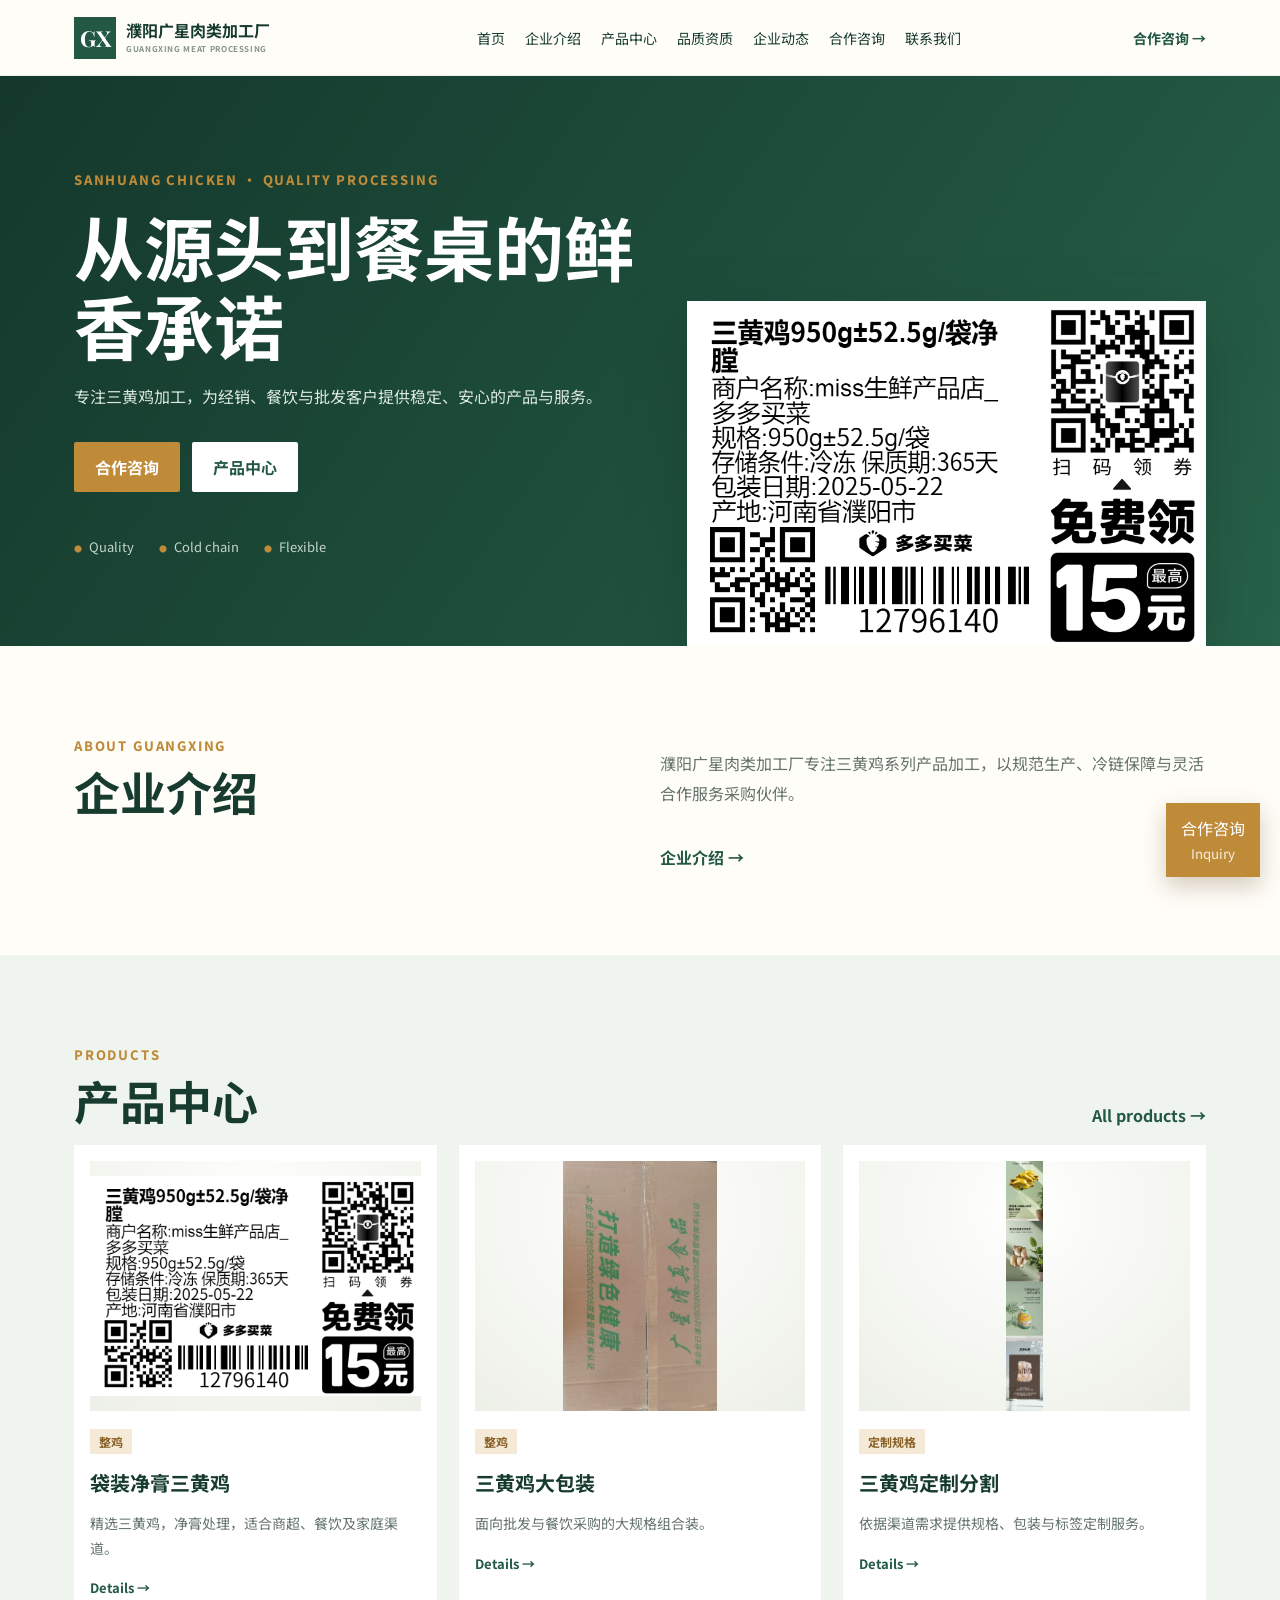
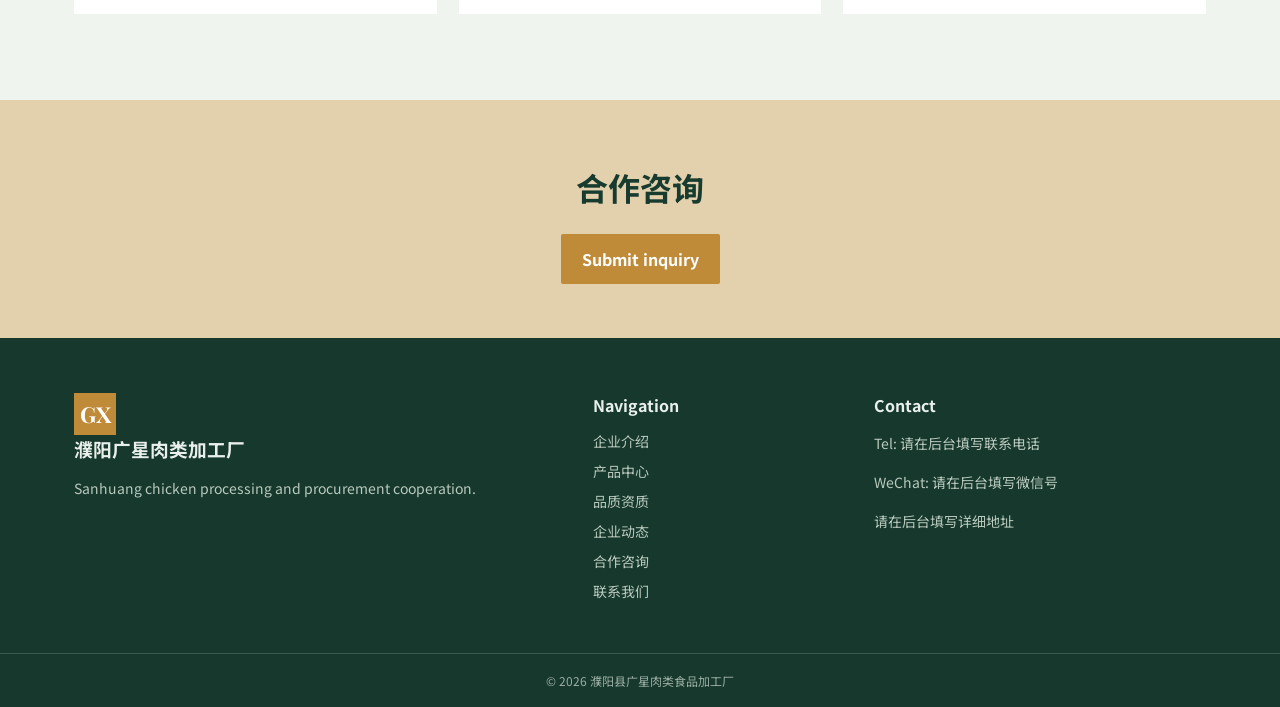
<file: index.html>
<!doctype html><html lang="zh-CN"><head><meta charset="utf-8"><meta name="viewport" content="width=device-width,initial-scale=1"><meta name="description" content="三黄鸡加工与采购合作"><link rel="stylesheet" href="/assets/style.css"><script defer src="/assets/app.js"></script></head><body data-page="home"><div id="header"></div><div id="app"></div><div id="footer"></div></body></html>
</file>
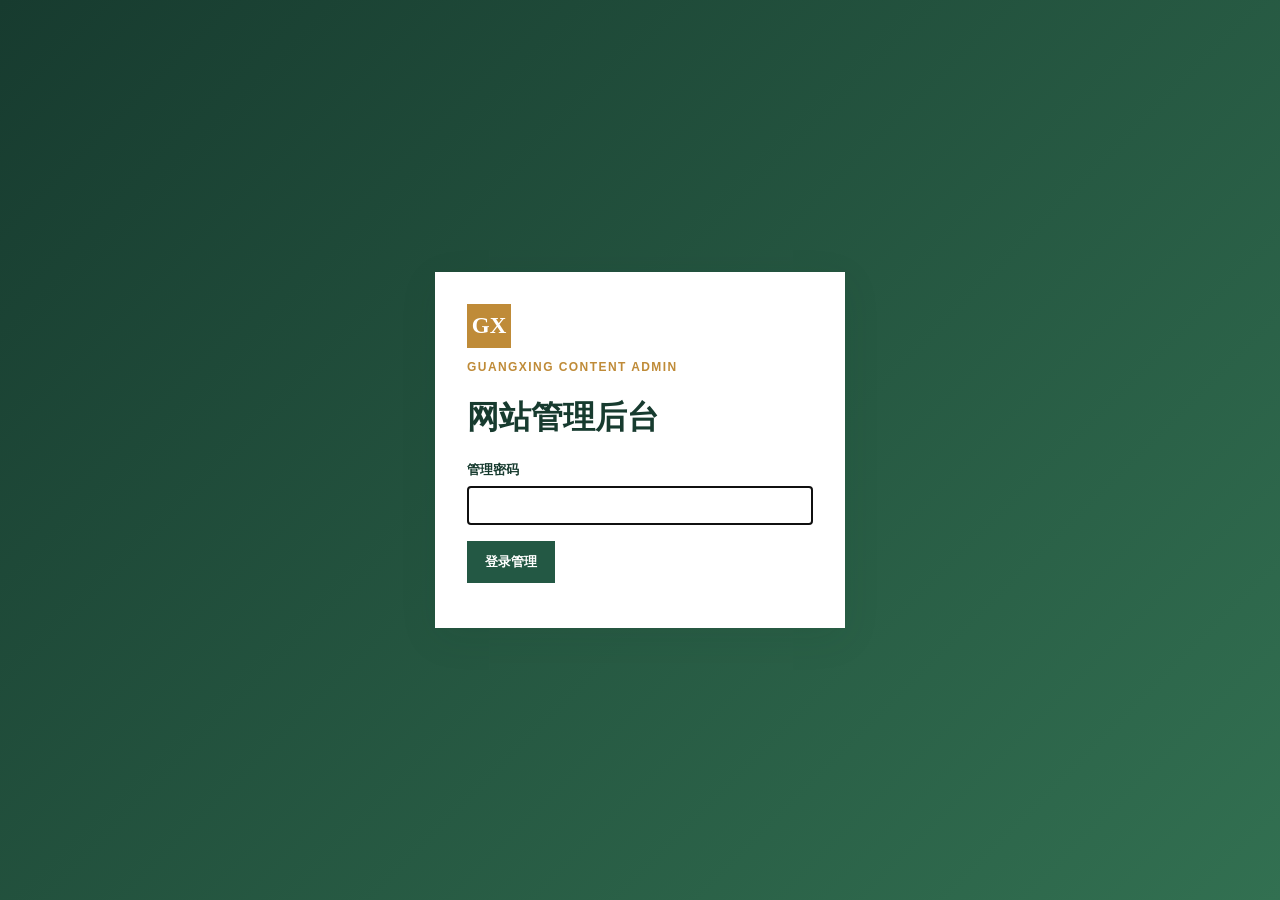
<file: admin/index.html>
<!doctype html><html lang="zh-CN"><head><meta charset="utf-8"><meta name="viewport" content="width=device-width,initial-scale=1"><title>Content Admin</title><link rel="stylesheet" href="/admin/admin.css"></head><body><div id="root"></div><script src="/admin/admin.js"></script></body></html>
</file>
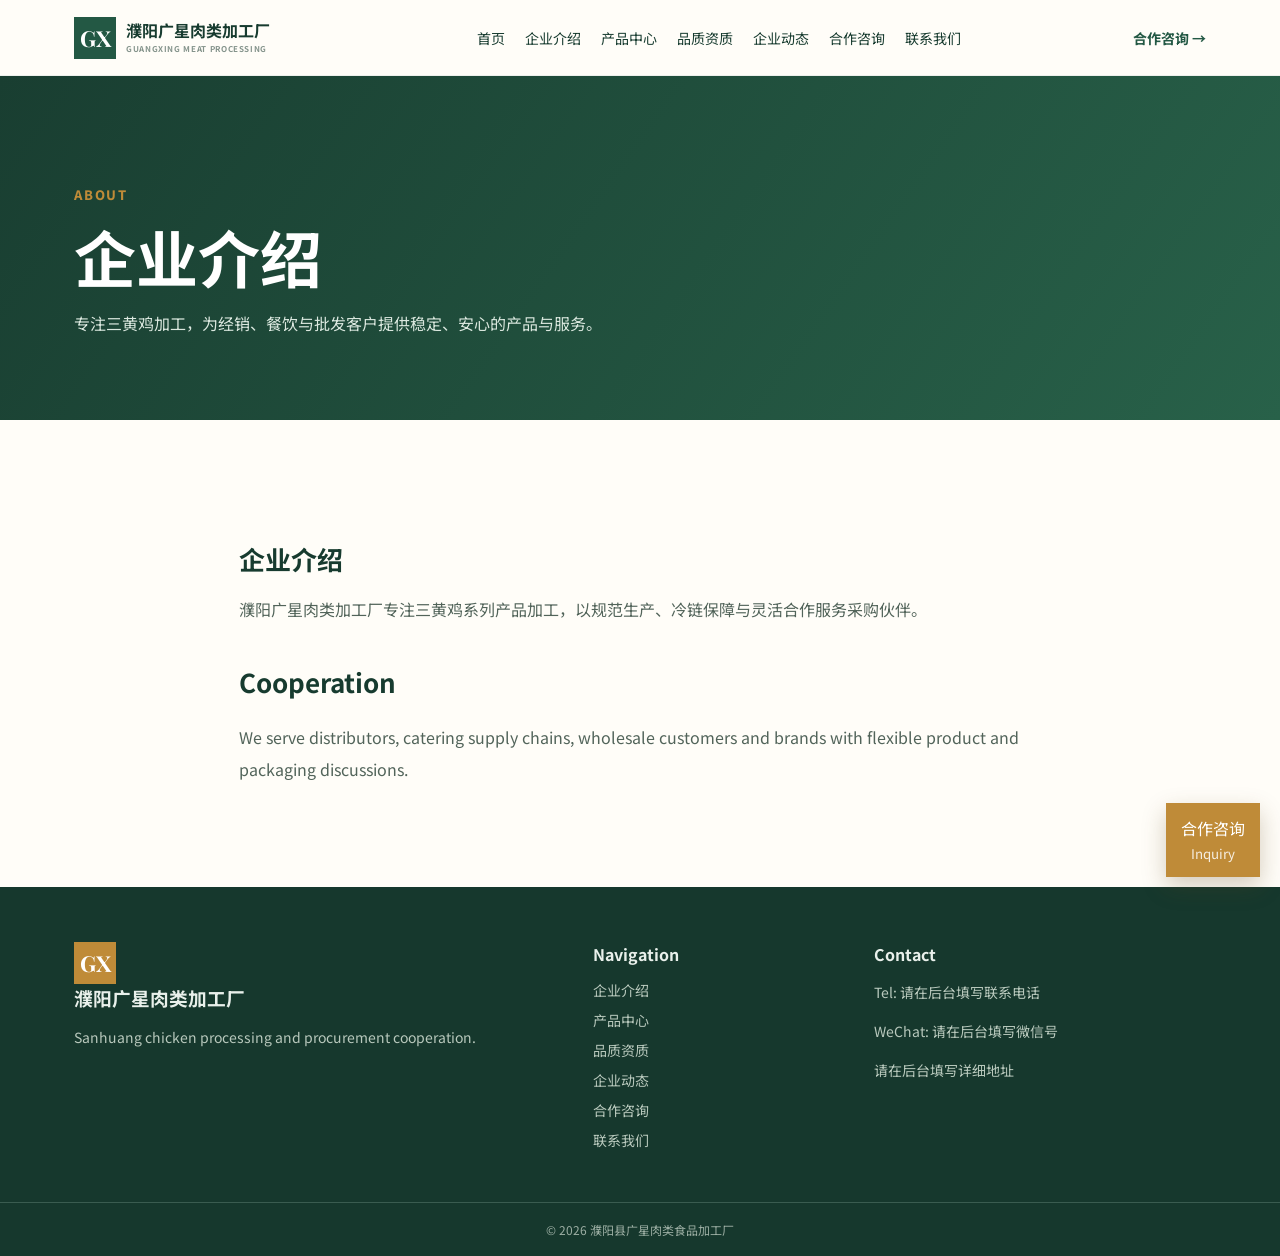
<file: about.html>
<!doctype html><html lang="zh-CN"><head><meta charset="utf-8"><meta name="viewport" content="width=device-width,initial-scale=1"><link rel="stylesheet" href="/assets/style.css"><script defer src="/assets/app.js"></script></head><body data-page="about"><div id="header"></div><div id="app"></div><div id="footer"></div></body></html>
</file>
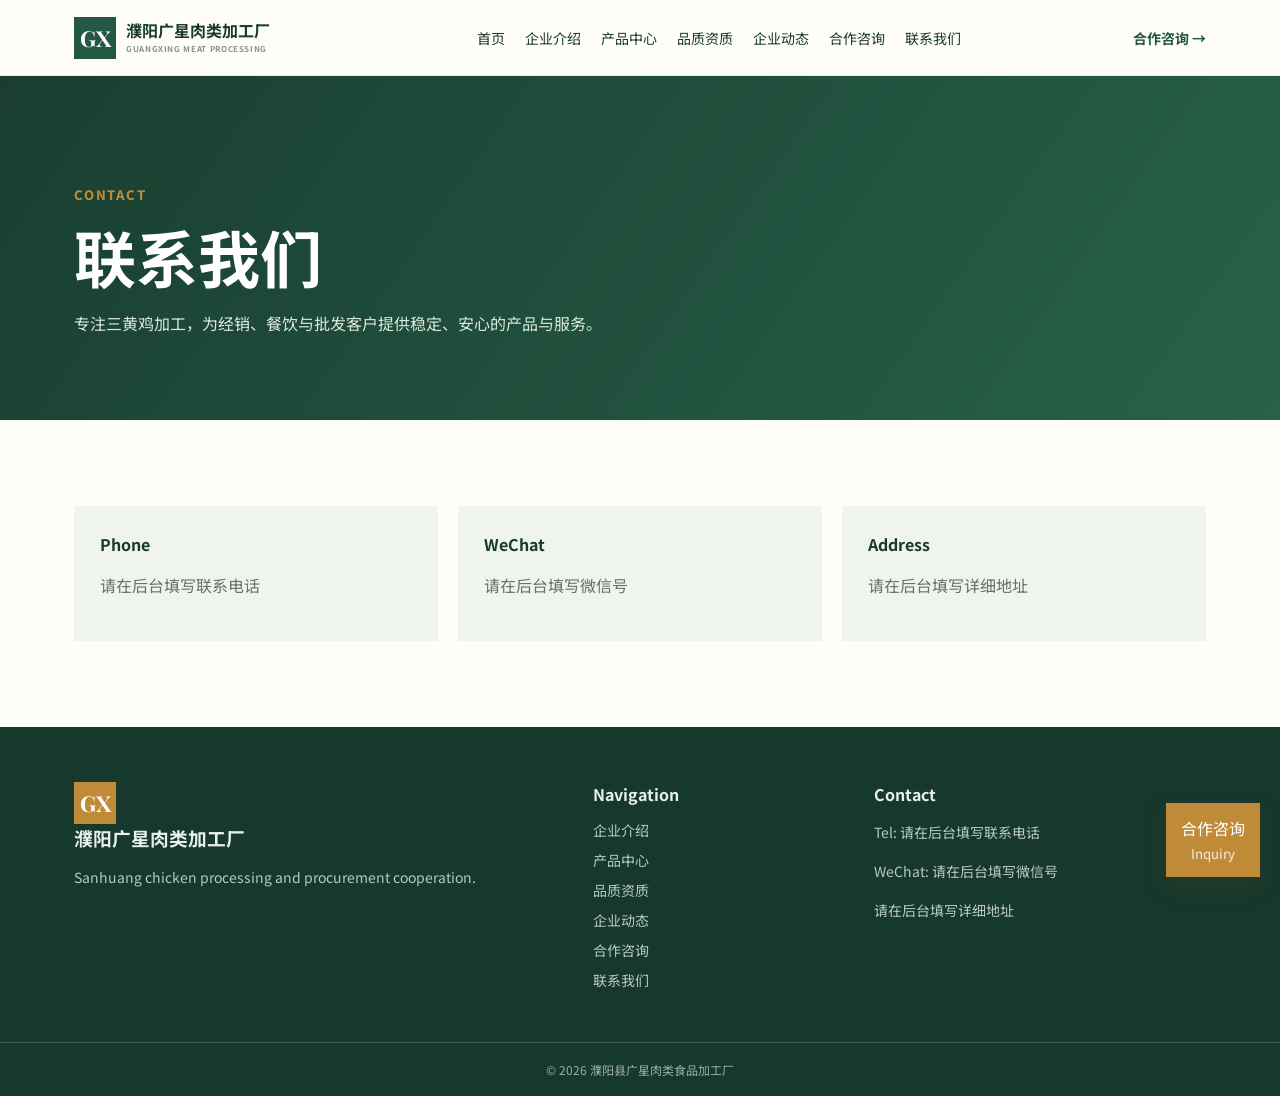
<file: contact.html>
<!doctype html><html lang="zh-CN"><head><meta charset="utf-8"><meta name="viewport" content="width=device-width,initial-scale=1"><link rel="stylesheet" href="/assets/style.css"><script defer src="/assets/app.js"></script></head><body data-page="contact"><div id="header"></div><div id="app"></div><div id="footer"></div></body></html>
</file>
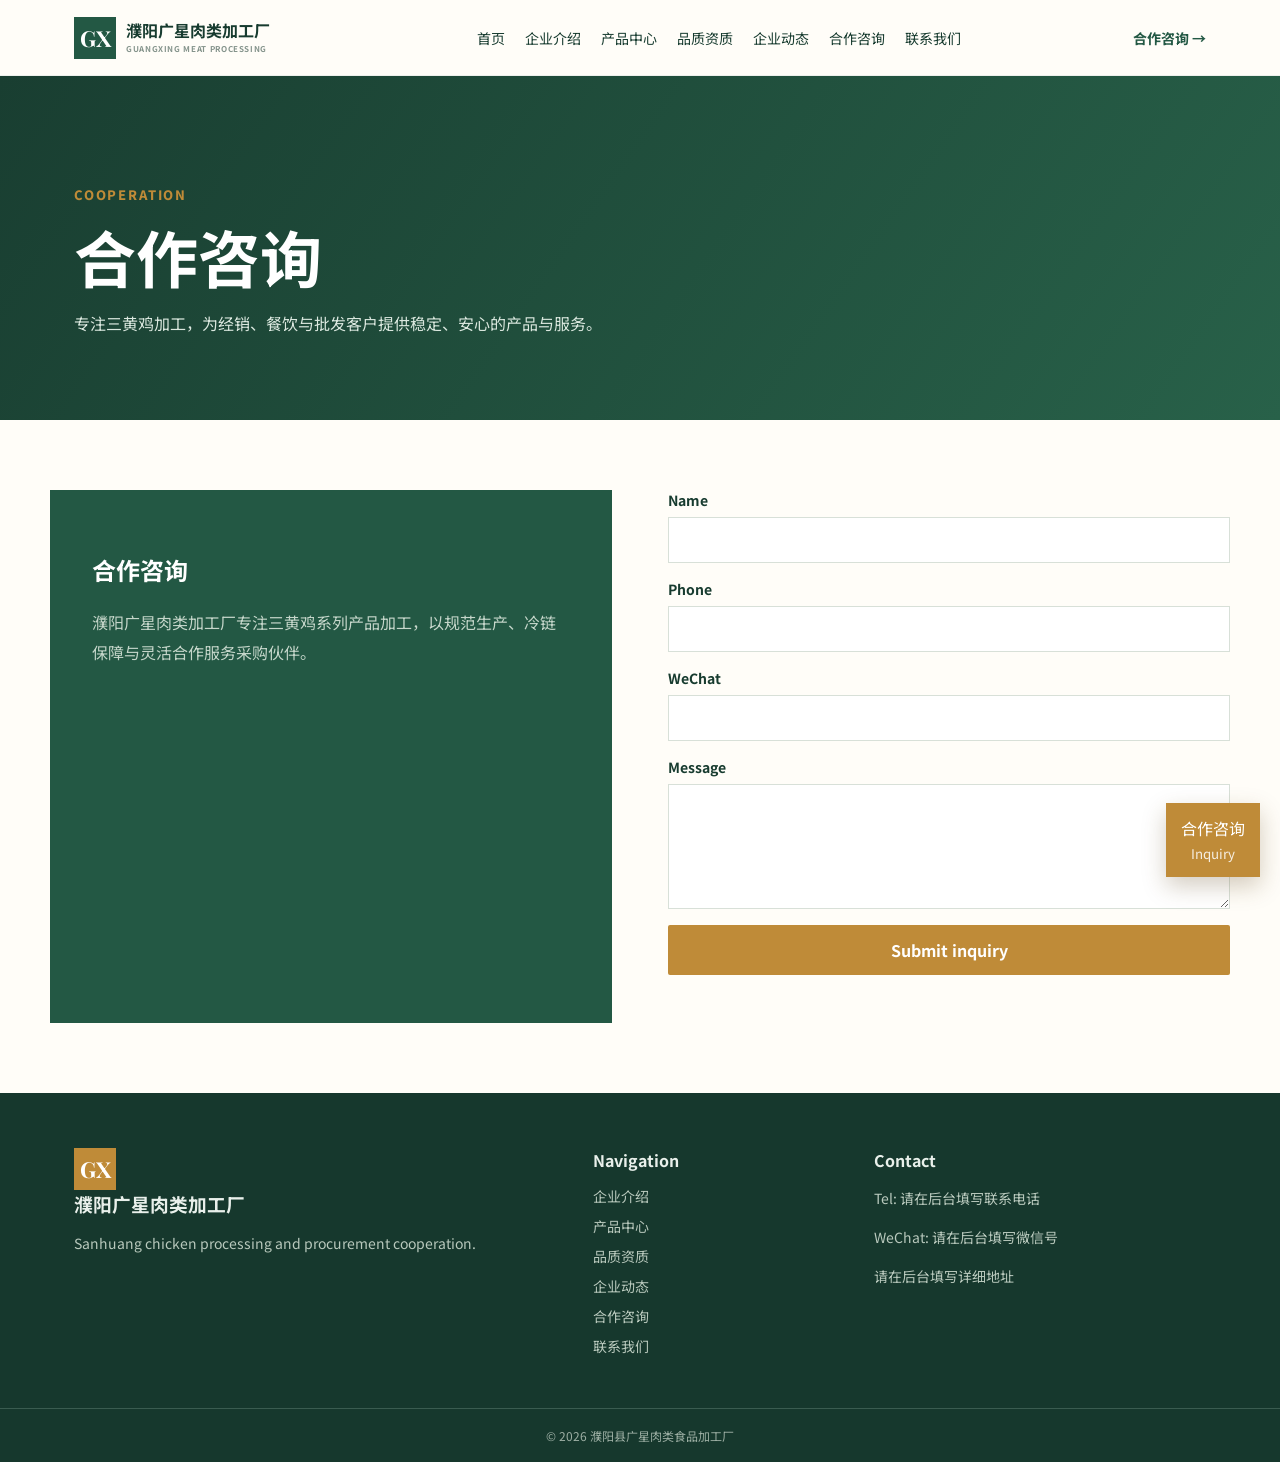
<file: cooperate.html>
<!doctype html><html lang="zh-CN"><head><meta charset="utf-8"><meta name="viewport" content="width=device-width,initial-scale=1"><link rel="stylesheet" href="/assets/style.css"><script defer src="/assets/app.js"></script></head><body data-page="cooperate"><div id="header"></div><div id="app"></div><div id="footer"></div></body></html>
</file>
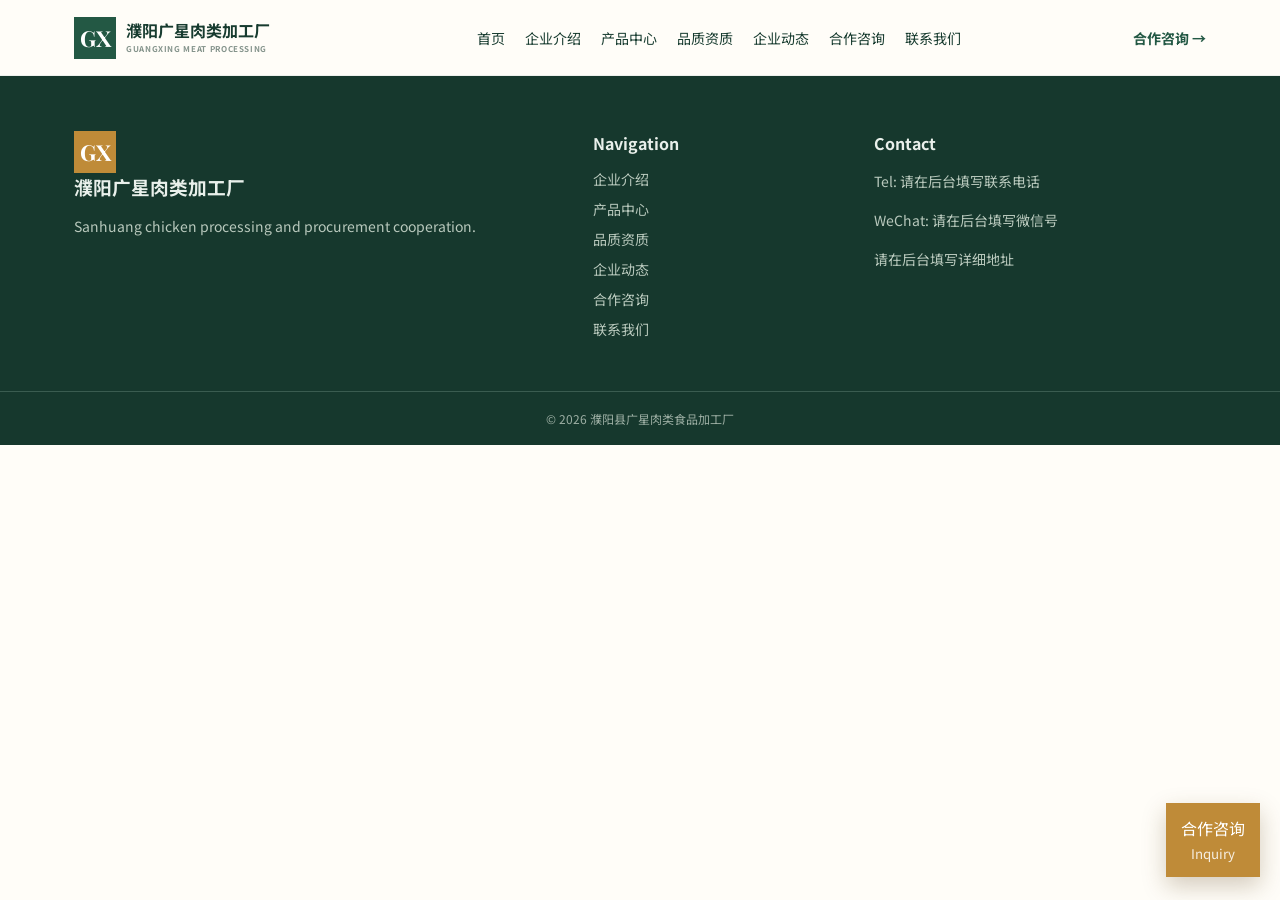
<file: news-post.html>
<!doctype html><html lang="zh-CN"><head><meta charset="utf-8"><meta name="viewport" content="width=device-width,initial-scale=1"><link rel="stylesheet" href="/assets/style.css"><script defer src="/assets/app.js"></script></head><body data-page="news-post"><div id="header"></div><div id="app"></div><div id="footer"></div></body></html>
</file>
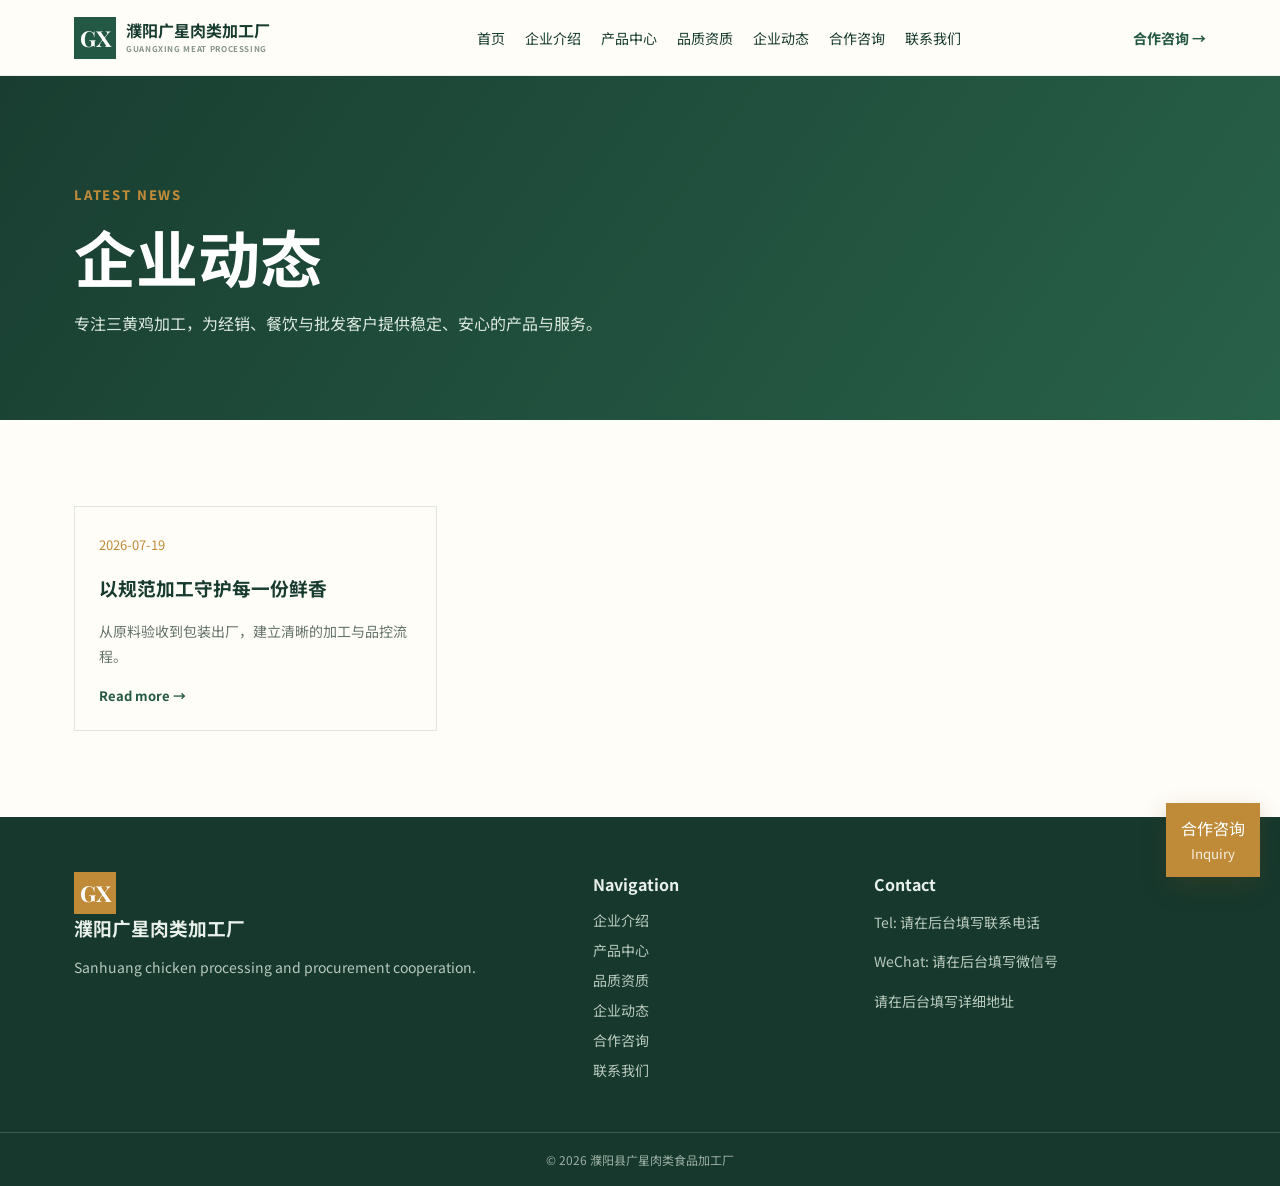
<file: news.html>
<!doctype html><html lang="zh-CN"><head><meta charset="utf-8"><meta name="viewport" content="width=device-width,initial-scale=1"><link rel="stylesheet" href="/assets/style.css"><script defer src="/assets/app.js"></script></head><body data-page="news"><div id="header"></div><div id="app"></div><div id="footer"></div></body></html>
</file>
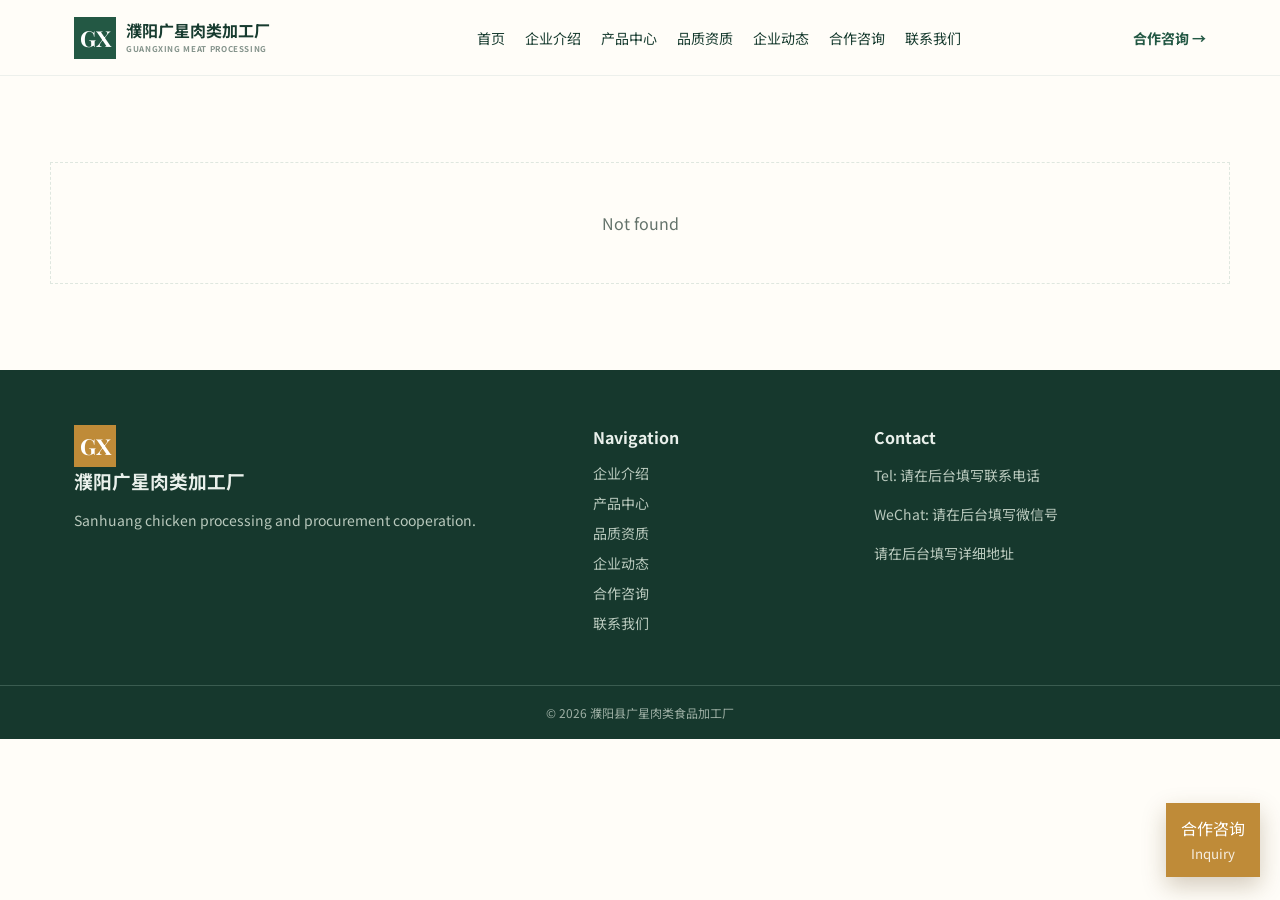
<file: product.html>
<!doctype html><html lang="zh-CN"><head><meta charset="utf-8"><meta name="viewport" content="width=device-width,initial-scale=1"><link rel="stylesheet" href="/assets/style.css"><script defer src="/assets/app.js"></script></head><body data-page="product"><div id="header"></div><div id="app"></div><div id="footer"></div></body></html>
</file>
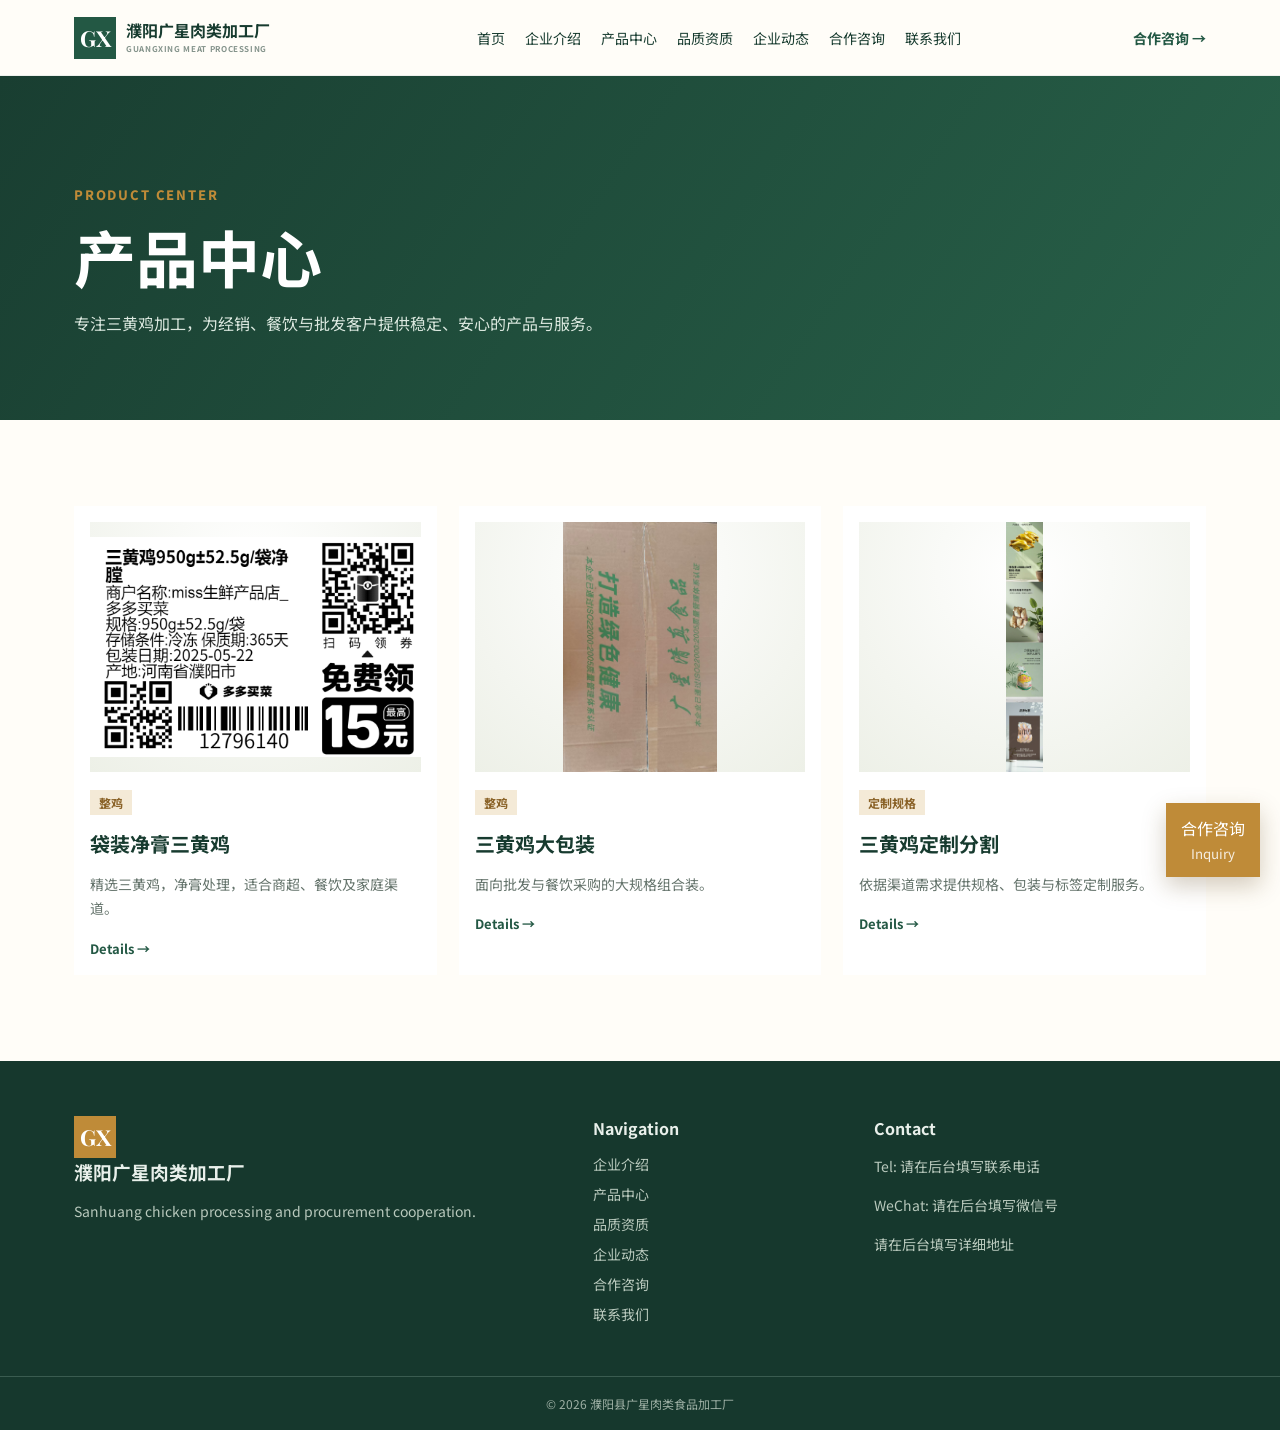
<file: products.html>
<!doctype html><html lang="zh-CN"><head><meta charset="utf-8"><meta name="viewport" content="width=device-width,initial-scale=1"><link rel="stylesheet" href="/assets/style.css"><script defer src="/assets/app.js"></script></head><body data-page="products"><div id="header"></div><div id="app"></div><div id="footer"></div></body></html>
</file>
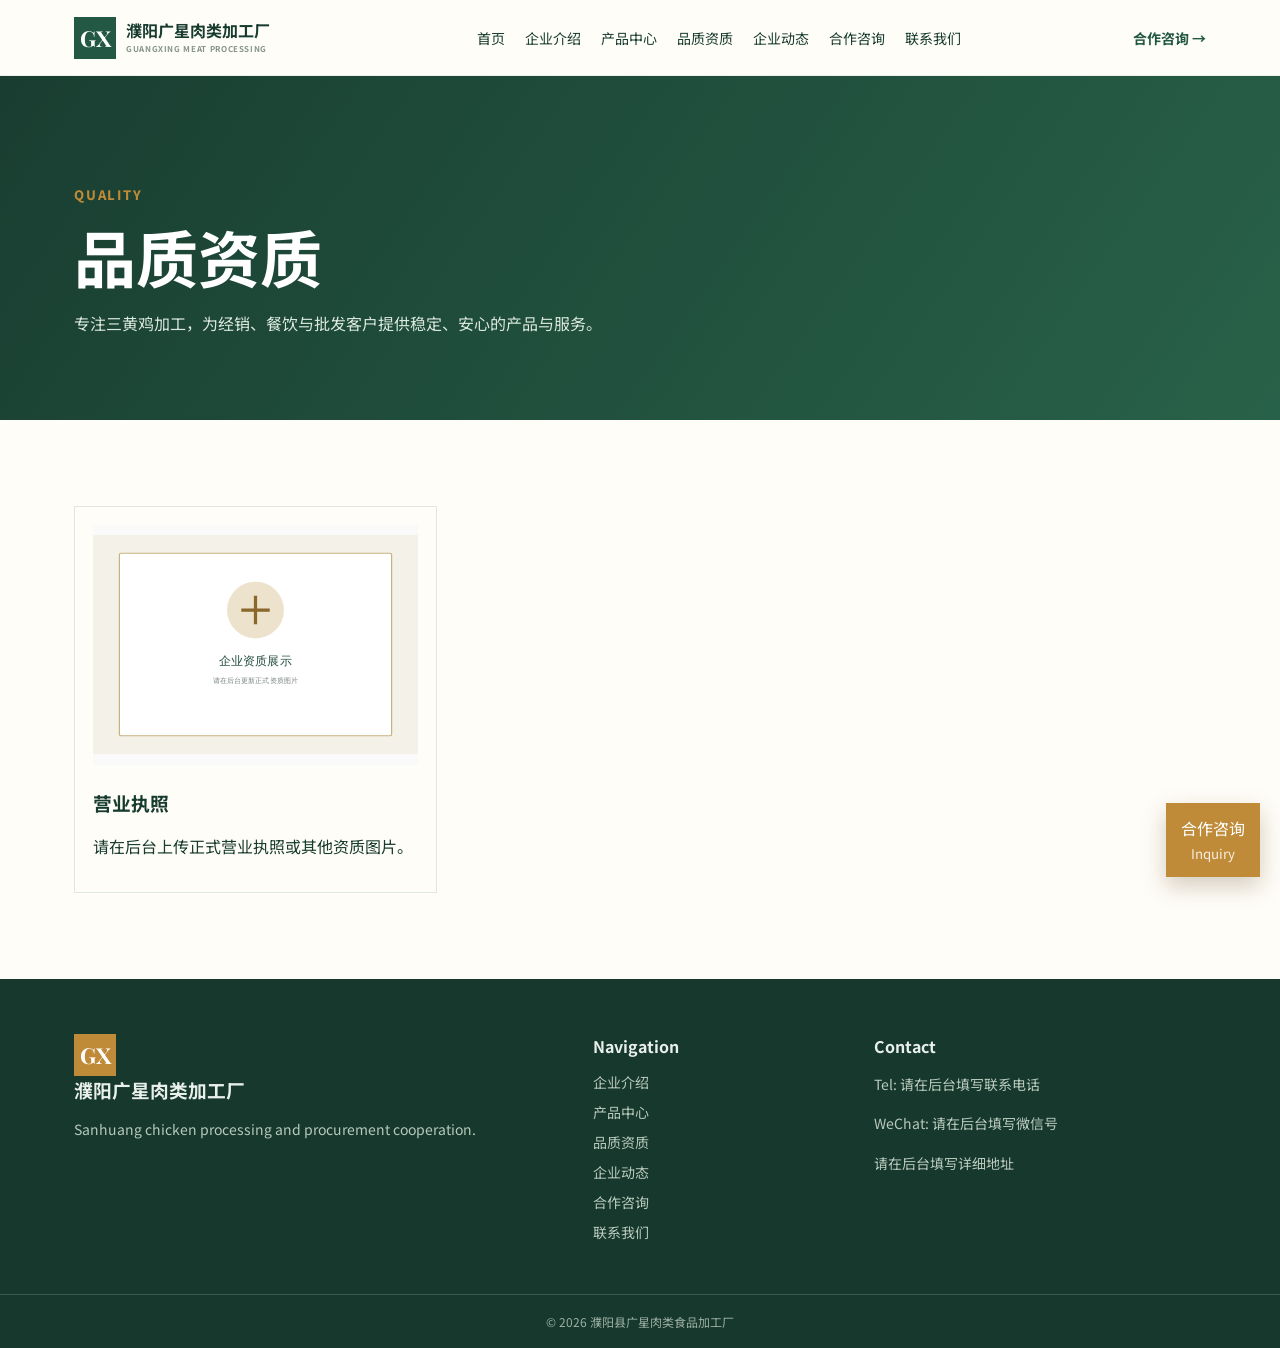
<file: quality.html>
<!doctype html><html lang="zh-CN"><head><meta charset="utf-8"><meta name="viewport" content="width=device-width,initial-scale=1"><link rel="stylesheet" href="/assets/style.css"><script defer src="/assets/app.js"></script></head><body data-page="quality"><div id="header"></div><div id="app"></div><div id="footer"></div></body></html>
</file>
<file: assets/style.css>
@import url('https://fonts.googleapis.com/css2?family=Noto+Sans+SC:wght@400;500;600;700;800&family=Playfair+Display:wght@600;700&display=swap');
:root{--ink:#173b2f;--green:#235844;--gold:#bf8b38;--cream:#fffdf8;--sage:#eff4ef;--muted:#64736b;--line:#dfe7df}*{box-sizing:border-box}html{scroll-behavior:smooth}body{margin:0;background:var(--cream);color:var(--ink);font-family:"Noto Sans SC",sans-serif}a{color:inherit;text-decoration:none}button,input,textarea{font:inherit}.shell{max-width:1180px;margin:auto;padding:0 24px}.top{height:76px;background:#fffdf8;border-bottom:1px solid #edf0ec;position:sticky;top:0;z-index:20}.nav{height:100%;display:flex;align-items:center;gap:28px}.brand{display:flex;align-items:center;gap:10px;min-width:230px}.logo{background:var(--green);color:#fff;font-family:"Playfair Display";font-size:22px;font-weight:700;width:42px;height:42px;display:grid;place-items:center}.brand b{font-size:16px;line-height:1.2}.brand small{display:block;font-size:8px;letter-spacing:.08em;color:#84938b;margin-top:4px}.nav nav{display:flex;gap:20px;flex:1;justify-content:center;font-size:14px}.nav nav a:hover{color:var(--gold)}.nav-cta{font-size:14px;color:var(--green);font-weight:700}.hero{background:linear-gradient(125deg,#14382c,#276149);color:#fff;overflow:hidden}.hero-grid{min-height:570px;display:grid;grid-template-columns:1.05fr .95fr;align-items:center;gap:40px}.eyebrow{color:var(--gold);font-size:13px;font-weight:800;letter-spacing:.14em}.hero h1,.page-hero h1{font-size:clamp(40px,5.5vw,70px);line-height:1.12;margin:17px 0}.hero p,.page-hero p{max-width:600px;line-height:1.9;color:#dbe8df}.hero-image{height:470px;position:relative;align-self:end}.hero-image img{height:100%;width:100%;object-fit:contain;object-position:center bottom;filter:drop-shadow(0 20px 30px #0a211944)}.btn{border:0;display:inline-flex;align-items:center;justify-content:center;background:var(--green);color:#fff;padding:13px 21px;font-weight:700;cursor:pointer;border-radius:2px}.btn.gold{background:var(--gold)}.btn.light{background:white;color:var(--green)}.hero-buttons{display:flex;gap:12px;margin-top:30px}.hero-points{margin-top:45px;display:flex;gap:25px;font-size:13px;color:#c3d5c9}.hero-points span:before{content:"●";font-size:8px;color:var(--gold);margin-right:7px}.section{padding:86px 0}.section-title{font-size:clamp(28px,4vw,46px);margin:8px 0 18px;line-height:1.18}.section-lead{color:var(--muted);line-height:1.9;max-width:650px}.split{display:grid;grid-template-columns:1fr 1fr;gap:40px}.text-link{color:var(--green);font-weight:700;display:inline-block;margin-top:20px}.products-section{background:var(--sage)}.title-row{display:flex;justify-content:space-between;align-items:center}.grid{display:grid;gap:22px}.cards-3{grid-template-columns:repeat(3,1fr)}.product-card{background:#fff;padding:16px;transition:.25s}.product-card:hover{transform:translateY(-4px);box-shadow:0 16px 34px #24473518}.product-pic{height:220px;background:#f4f2eb;margin-bottom:17px}.product-pic img{width:100%;height:100%;object-fit:contain}.tag{display:inline-block;background:#f4ead7;color:#8a6227;padding:4px 9px;font-size:12px;font-weight:700}.product-card h3{font-size:20px;margin:14px 0 8px}.product-card p,.news-card p{font-size:14px;color:var(--muted);line-height:1.75}.product-card b,.news-card b{font-size:13px;color:var(--green)}.assurance{background:#173b2f;color:white;padding:85px 0}.assurance p{color:#bcd0c2;line-height:1.8}.assurance-grid{display:grid;grid-template-columns:1fr 1.15fr;gap:70px}.assurance-items{display:grid;grid-template-columns:repeat(3,1fr);gap:15px}.assurance-items>div{border-top:1px solid #507365;padding-top:19px}.assurance-items b{font:700 32px "Playfair Display";color:var(--gold)}.news-card{padding:24px;border:1px solid var(--line);min-height:195px}.news-card span{font-size:13px;color:var(--gold)}.cta{background:#e3d0ac;padding:54px 0;text-align:center}.cta h2{font-size:32px;margin:10px 0 24px}.page-hero{padding:105px 0 65px;background:linear-gradient(125deg,#193e31,#286149);color:#fff}.page-hero h1{font-size:clamp(34px,5vw,62px)}.content{max-width:850px}.content h2{margin-top:38px;font-size:26px}.content p{line-height:2;color:#52645a}.product-detail{display:grid;grid-template-columns:1fr 1fr;gap:55px;padding:75px 0}.detail-image{min-height:420px;background:#f1f1e9}.detail-image img{height:100%;width:100%;object-fit:contain}.detail-info h1{font-size:42px;margin:8px 0 18px}.detail-info p{color:var(--muted);line-height:1.9}.specs{border-top:1px solid var(--line);margin:22px 0}.specs div{padding:14px 0;border-bottom:1px solid var(--line);display:grid;grid-template-columns:105px 1fr;font-size:14px}.specs b{color:var(--green)}.credential{padding:18px;border:1px solid var(--line)}.credential img{width:100%;height:240px;object-fit:contain;background:#fafafa}.cooperate{display:grid;grid-template-columns:1fr 1fr;gap:56px;padding:70px 0}.cooperate aside{background:var(--green);color:#fff;padding:42px}.cooperate aside p{color:#c5d6ca;line-height:1.9}.inquiry{display:grid;gap:16px}.inquiry label{display:grid;gap:7px;font-size:14px;font-weight:700}.inquiry input,.inquiry textarea{border:1px solid #d8e0d8;background:#fff;padding:12px;outline-color:var(--green)}.inquiry textarea{min-height:125px;resize:vertical}.form-ok{color:#237447}.contact-grid{display:grid;grid-template-columns:repeat(3,1fr);gap:20px}.contact-box{padding:26px;background:var(--sage)}.contact-box p{color:var(--muted);line-height:1.7}.post{max-width:800px;margin:auto;padding:70px 0}.post h1{font-size:42px}.post .meta{color:var(--gold)}.post .body{white-space:pre-wrap;line-height:2;color:#47584f;margin-top:35px}.empty{padding:48px;text-align:center;border:1px dashed var(--line);color:var(--muted)}.float-contact{position:fixed;right:20px;bottom:23px;background:var(--gold);color:#fff;padding:13px 15px;text-align:center;z-index:10;box-shadow:0 9px 22px #5d431a44}.float-contact small{font-weight:400;opacity:.85}footer{background:#16382d;color:#e9f0eb;padding:55px 0 0}.footer-grid{display:grid;grid-template-columns:2fr 1fr 1.4fr;gap:45px}.footer-grid h3{margin:0 0 10px}.footer-grid p{color:#b9c9bd;line-height:1.8;font-size:14px}.footer-grid b{display:block;margin-bottom:14px}.footer-grid a{display:block;color:#b9c9bd;font-size:14px;margin:10px 0}.copyright{border-top:1px solid #3a5c50;margin-top:42px;padding:18px 24px;text-align:center;color:#9dafa4;font-size:12px}@media(max-width:800px){.nav nav{display:none}.nav{justify-content:space-between}.brand{min-width:auto}.hero-grid,.split,.assurance-grid,.product-detail,.cooperate{grid-template-columns:1fr}.hero-grid{padding-top:65px;min-height:680px}.hero-image{height:310px}.assurance-items{grid-template-columns:1fr}.footer-grid{grid-template-columns:1fr 1fr}.contact-grid,.cards-3{grid-template-columns:1fr}.product-detail{gap:25px;padding:45px 0}.detail-info h1,.post h1{font-size:32px}.detail-image{min-height:300px}.cooperate{padding:45px 0;gap:24px}.cooperate aside{padding:28px}}@media(max-width:560px){.shell{padding:0 17px}.top{height:65px}.logo{width:34px;height:34px;font-size:17px}.brand b{font-size:13px}.brand small{font-size:6px}.nav-cta{font-size:12px}.section{padding:60px 0}.footer-grid{grid-template-columns:1fr}.float-contact{right:12px;bottom:12px}}
</file>
<file: admin/admin.css>
:root{--bg:#f3f6f3;--ink:#173b2f;--green:#235844;--gold:#bf8b38;--line:#dbe5dc}*{box-sizing:border-box}body{margin:0;background:var(--bg);color:var(--ink);font-family:Arial,"Microsoft YaHei",sans-serif}.login{min-height:100vh;display:grid;place-items:center;background:linear-gradient(135deg,#173b2f,#327051)}.login-card,.panel{background:#fff;padding:32px;box-shadow:0 10px 35px #173b2f18}.login-card{width:min(410px,calc(100vw - 32px))}.logo{width:44px;height:44px;display:grid;place-items:center;background:var(--gold);color:#fff;font:bold 23px Georgia}.eyebrow{color:var(--gold);font-weight:700;font-size:12px;letter-spacing:.12em}.login label,.fields label{display:grid;gap:7px;font-size:13px;font-weight:700;margin:16px 0}.login input,.fields input,.fields textarea{border:1px solid var(--line);padding:11px;font:inherit}.btn{border:0;background:var(--green);color:#fff;padding:12px 18px;font-weight:700;cursor:pointer}.btn.gold{background:var(--gold)}.error{color:#b42318;font-size:13px}.app{display:grid;grid-template-columns:240px 1fr;min-height:100vh}.side{background:#173b2f;color:#fff;padding:24px 15px}.side h2{font-size:17px}.side button{width:100%;background:transparent;border:0;color:#c8d7cc;text-align:left;padding:12px;cursor:pointer;font:inherit}.side button.active,.side button:hover{background:#2e5b4b;color:#fff}.main{padding:34px;max-width:1250px}.top{display:flex;align-items:center;justify-content:space-between;margin-bottom:22px}.panel{margin-bottom:18px}.panel h2{margin-top:0;font-size:20px}.fields{display:grid;grid-template-columns:repeat(2,minmax(0,1fr));gap:0 16px}.fields .wide{grid-column:1/-1}.item{border:1px solid var(--line);padding:18px;margin:15px 0}.item-head{display:flex;justify-content:space-between;align-items:center}.small{border:1px solid var(--line);padding:7px 10px;background:#fff;cursor:pointer}.status{font-size:14px;margin-left:12px}.ok{color:#167243}@media(max-width:720px){.app{grid-template-columns:1fr}.side{padding:15px}.side nav{display:flex;overflow:auto}.side button{white-space:nowrap;width:auto}.main{padding:18px}.fields{grid-template-columns:1fr}}
</file>
